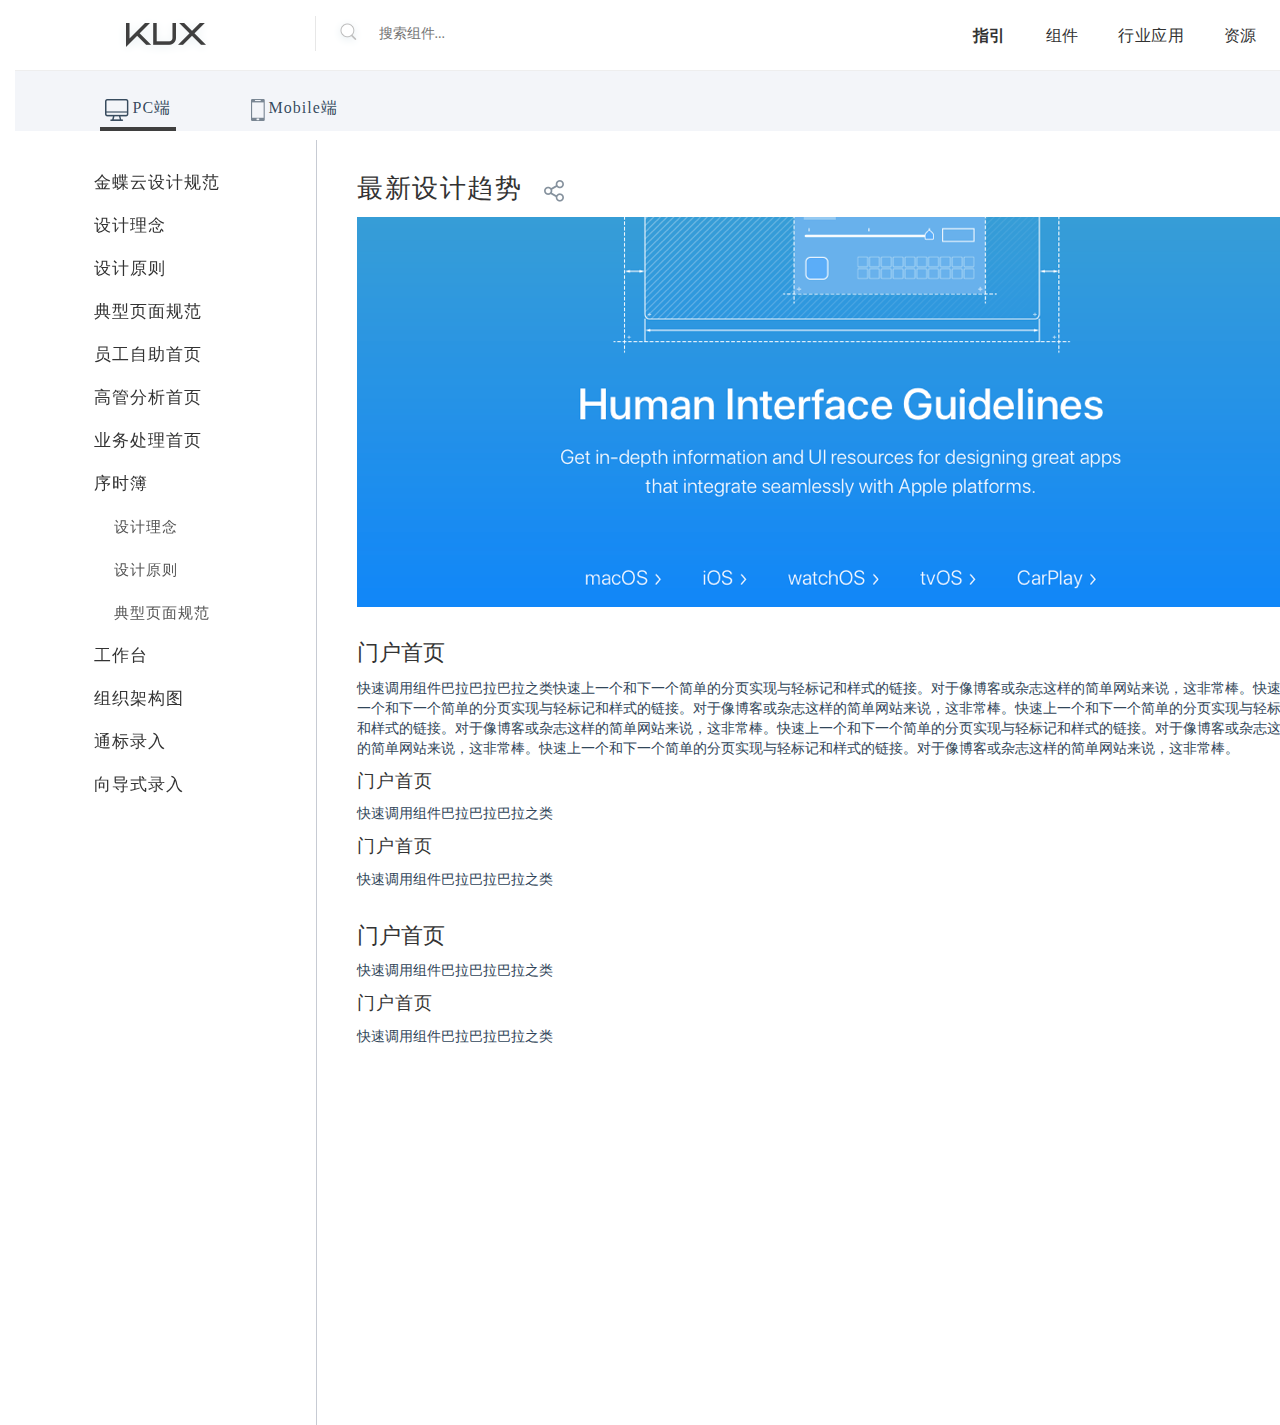
<file: models/direct/index.html>
<!DOCTYPE html>
<html>
<head>
	<title>行内应用</title>
	<meta charset="UTF-8">
    <meta name="viewport" content="width=device-width,initial-scale=1" />
    <link rel="stylesheet" href="../../vendor/bootstrap-3.3.7/css/bootstrap.min.css" />
    <link rel="stylesheet" href="../../stylesheets/style.css" />  
    <script type="text/javascript" data-main="../../js/main" src="../../vendor/require/require.js" ></script> 
</head>
<body data-spy="scroll" data-target=".navbar-section">
	<div class="main">
		<div class="top container navbar-fixed-top">
			<nav class="navbar navbar-default" role="navigation">
			    <div class="container-fluid">
				    <div class="logo navbar-header">
				        <img  src="../../images/logo.png">
				    </div>
				    <div >
				        <form class="navbar-form navbar-left" role="search">
				        	<img src="../../images/search.png">
				            <div class="form-group">
				                <input type="text" class="search-input" placeholder="搜索组件...">
				            </div>
				        </form>
				    </div>
				    <div>
						<div id="navbar" class="collapse navbar-collapse">
		                    <ul class="nav navbar-nav nav-t">
		                        <li class="nav-item active"><a href="../direct/index.html">指引</a></li>
		                        <li ><a href="../parts/index.html">组件</a></li>
		                        <li><a href="../use/index.html">行业应用</a></li>
		                        <li ><a href="../resource/index.html">资源</a></li>
		                    </ul>
		                </div>
					</div>
			    </div>
			</nav>
			<div class="center container">
				<div class="active pc-control">	
					<img src="../../images/pc.png">
					<span>PC端</span>	
				</div>
				<div class="phone-control">
					<img src="../../images/phone.png">
					<span>Mobile端</span>	
				</div>
			</div>	
		</div>
		<!-- <div class="center container">
			<div class="active pc-control">	
				<img src="../../images/pc.png">
				<span>PC端</span>	
			</div>
			<div class="phone-control">
				<img src="../../images/phone.png">
				<span>Mobile端</span>	
			</div>
		</div> -->
		<div class="bottom-direct container pc">
			<div class="bottom-left">
			    <div class="row">
			         <div class="span2 navbar-section"  data-spy="affix" data-offset-top="0">
			             <ul class="nav nav-pills nav-stacked">
			                 <li><a href="#">金蝶云设计规范</a>	</li>
			                 <li><a href="#">设计理念</a></li>
			                 <li><a href="#">设计原则</a></li>
			                 <li><a href="#">典型页面规范</a></li> 
			                 <li><a href="#">员工自助首页</a></li>
			                 <li><a href="#">高管分析首页</a></li>
			                 <li><a href="#">业务处理首页</a></li>
			                 <li><a href="#">序时簿</a>
			                 	<div>
			                 		<ul class="nav nav-pills nav-stacked nav-font" >
				                 		<li><a href="#section-1">设计理念</a> </li>
				                 		<li><a href="#section-2">设计原则</a></li>
				                 		<li><a href="#section-3">典型页面规范</a></li>
				                 	</ul>
			                 	</div>	
			                 </li>
			                 <li><a href="#">工作台</a></li>
			                 <li><a href="#">组织架构图</a></li>
			                 <li><a href="#">通标录入</a></li>
			                 <li><a href="#">向导式录入</a></li>
			             </ul>
			         </div>
			    </div>
			</div> 
			<div class="bottom-right">
				<div class="title">
					<p>最新设计趋势<a href="#"><img src="../../images/share.png"></a></p> 
					<div>
						<img src="../../images/show.png">
					</div>
				</div>
				<div id="section-1" class="section">
					<div class="title-name">
						<p>门户首页</p> 
					</div>
					<div class="msg">
						<p>快速调用组件巴拉巴拉巴拉之类快速上一个和下一个简单的分页实现与轻标记和样式的链接。对于像博客或杂志这样的简单网站来说，这非常棒。快速上一个和下一个简单的分页实现与轻标记和样式的链接。对于像博客或杂志这样的简单网站来说，这非常棒。快速上一个和下一个简单的分页实现与轻标记和样式的链接。对于像博客或杂志这样的简单网站来说，这非常棒。快速上一个和下一个简单的分页实现与轻标记和样式的链接。对于像博客或杂志这样的简单网站来说，这非常棒。快速上一个和下一个简单的分页实现与轻标记和样式的链接。对于像博客或杂志这样的简单网站来说，这非常棒。</p>
					</div>
					<div class="name">
						<p>门户首页</p>
					</div>
					<div class="msg">
						<p>快速调用组件巴拉巴拉巴拉之类</p>
					</div>
					<div class="name">
						<p>门户首页</p>
					</div>
					<div class="msg">
						<p>快速调用组件巴拉巴拉巴拉之类</p>
					</div>	
				</div>
				<div id="section-2" class="section">
					<div class="title-name">
						<p>门户首页</p> 
					</div>
					<div class="msg">
						<p>快速调用组件巴拉巴拉巴拉之类</p>
					</div>
					<div class="name">
						<p>门户首页</p>
					</div>
					<div class="msg">
						<p>快速调用组件巴拉巴拉巴拉之类</p>
					</div>
				</div>
			</div>			
		</div>
		<div class="bottom-direct container phone" style="display: none;">
			<div class="bottom-left">
			    <div class="row">
			         <div class="span2 navbar-section"  data-spy="affix" data-offset-top="0">
			             <ul class="nav nav-pills nav-stacked">
			                 <li><a href="#">PC端资源</a>
			                 	<div>
			                 		<ul class="nav nav-pills nav-stacked nav-font" >
				                 		<li class="active"><a href="#section-1">交互模板</a> </li>
				                 		<li><a href="#section-2">视觉模板</a></li>
				                 		<li><a href="#section-3">其他</a></li>
				                 	</ul>
			                 	</div>	
			                 </li>
			                 <li><a href="#section-4">Mobile端资源</a></li>
			                 <li><a href="#section-5">Robot端资源</a></li> 
			             </ul>
			         </div>
			    </div>
			</div> 
			<div class="bottom-right bottom-resource">
				<div class="title">
					<p>PC端资源</p> 
				</div>
				<div id="section-1" class="section">
					<div class="name">
						<p>交互模板</p>
					</div>
					<div class="msg">
						<p>快速调用组件巴拉巴拉巴拉之类</p>
					</div>
					<div class="show">
						<div  class="img-div">
							<img src="../../images/rp.png">
						</div>
						<div class="p-div">
							<div>
								<p class="show-name">金蝶生态组件库</p>
								<p>axure8.0以上版本</p>
							</div>
						</div>
					</div>					
				</div>
				<div id="section-2" class="section">
					<div class="name">
						<p>交互模板</p>
					</div>
					<div class="msg">
						<p>快速调用组件巴拉巴拉巴拉之类</p>
					</div>
					<div class="show">
						<div class="img-div">
							<img src="../../images/bl.png">
						</div>
						<div class="p-div">
							<div>
								<p class="show-name">金蝶生态组件库</p>
								<p>axure8.0以上版本</p>
							</div>
						</div>
					</div>
				</div>
				<div id="section-3" class="section">
					<div class="name">
						<p>其他模板</p>
					</div>
					<div class="msg">
						<p>快速调用组件巴拉巴拉巴拉之类</p>
					</div>
					<div class="show">
						<div class="img-div">
							<img src="../../images/ikd.png">
						</div>
						<div class="p-div">
							<div>
								<p class="show-name">金蝶生态组件库</p>
								<p>axure8.0以上版本</p>
							</div>
						</div>
					</div>
				</div>
				<div id="section-4" class="section">
					<div class="name">
						<p>其他模板</p>
					</div>
					<div class="msg">
						<p>快速调用组件巴拉巴拉巴拉之类</p>
					</div>
					<div class="show">
						<div class="img-div">
							<img src="../../images/ikd.png">
						</div>
						<div class="p-div">
							<div>
								<p class="show-name">金蝶生态组件库</p>
								<p>axure8.0以上版本</p>
							</div>
						</div>
					</div>
				</div>
				<div id="section-5" class="section">
					<div class="name">
						<p>其他模板</p>
					</div>
					<div class="msg">
						<p>快速调用组件巴拉巴拉巴拉之类</p>
					</div>
					<div class="show">
						<div class="img-div">
							<img src="../../images/ikd.png">
						</div>
						<div class="p-div">
							<div>
								<p class="show-name">金蝶生态组件库</p>
								<p>axure8.0以上版本</p>
							</div>
						</div>
					</div>
				</div>
			</div>
		</div>
	</div>
</body>
</html>
</file>
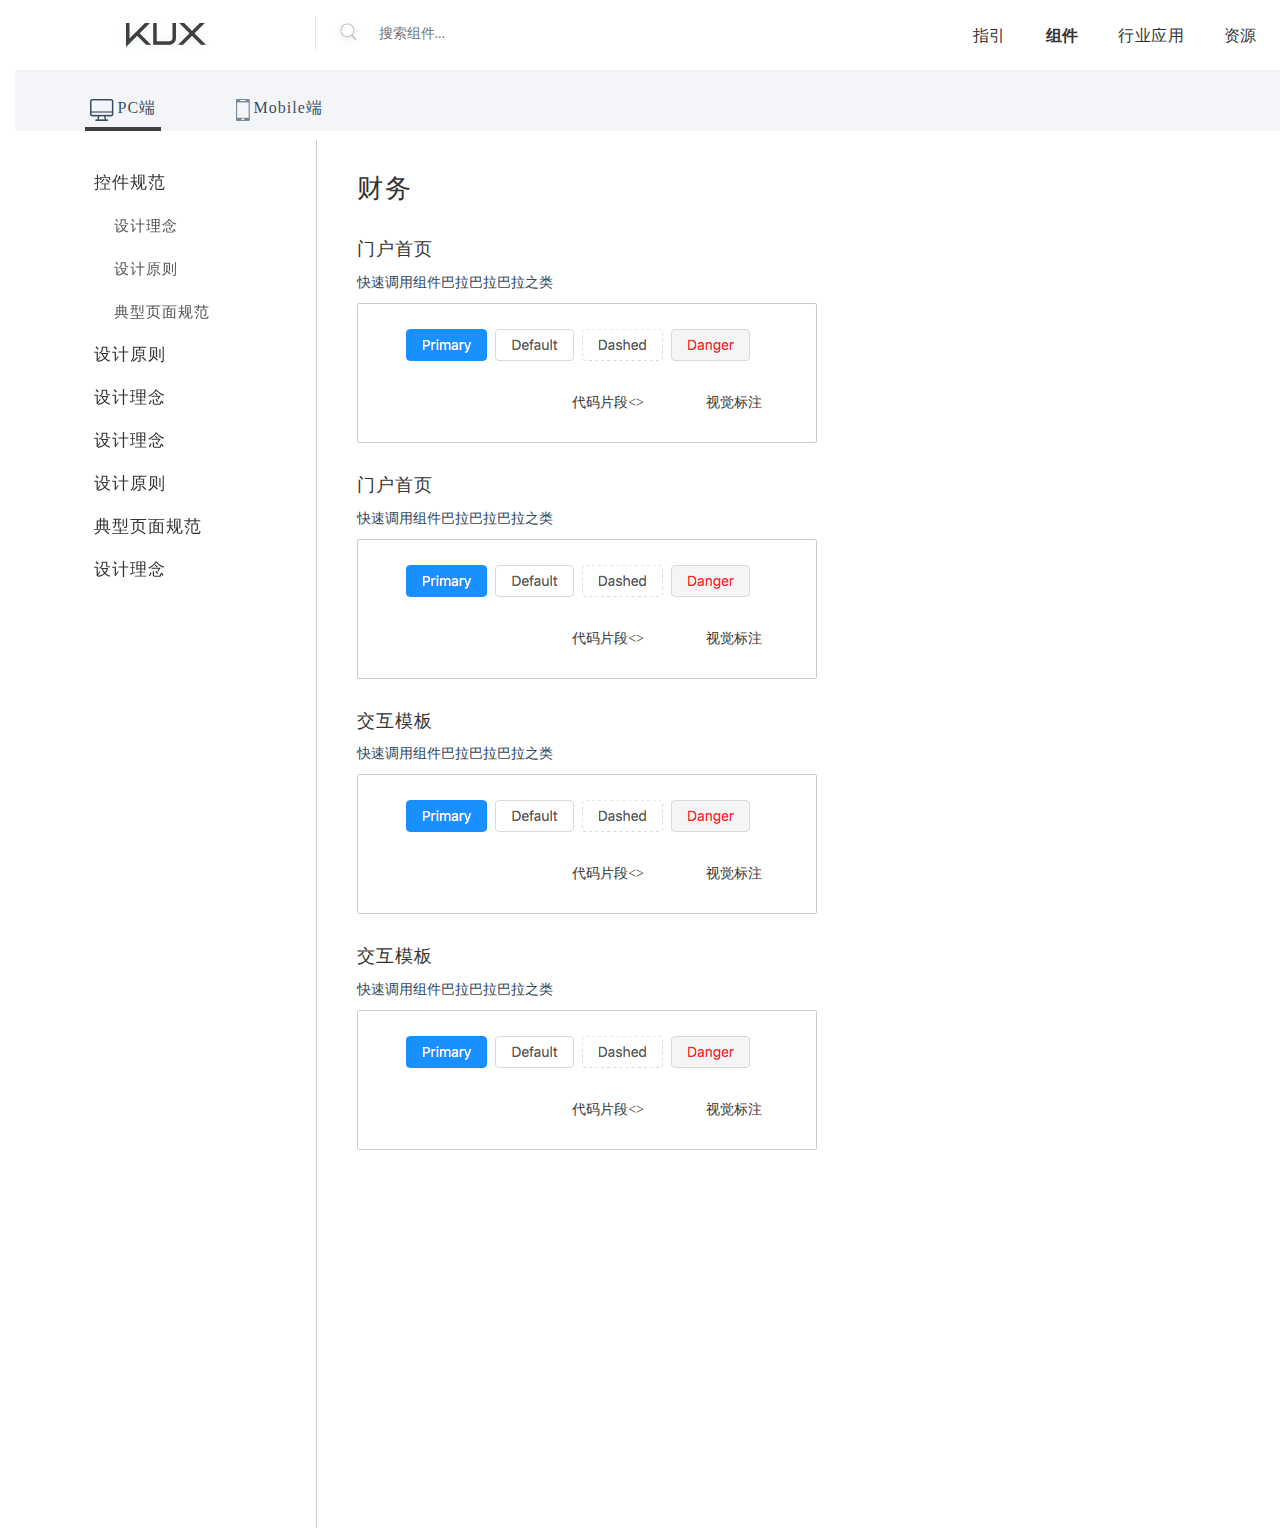
<file: models/parts/index.html>
<!DOCTYPE html>
<html>
<head>
	<title>行内应用</title>
	<meta charset="UTF-8">
    <meta name="viewport" content="width=device-width,initial-scale=1" />
    <link rel="stylesheet" href="../../vendor/bootstrap-3.3.7/css/bootstrap.min.css" />
    <link rel="stylesheet" href="../../stylesheets/style.css" />
    <link rel="stylesheet" href="../../stylesheets/atom-one-light.css" /> 
    <script type="text/javascript" data-main="../../js/main" src="../../vendor/require/require.js" ></script> 
</head>
<body  data-spy="scroll" data-target=".navbar-section">
	<div class="main">
		<div class="top container navbar-fixed-top" >
			<nav class="navbar navbar-default" role="navigation">
			    <div class="container-fluid">
				    <div class="logo navbar-header">
				        <img  src="../../images/logo.png">
				    </div>
				    <div >
				        <form class="navbar-form navbar-left" role="search">
				        	<img src="../../images/search.png">
				            <div class="form-group">
				                <input type="text" class="search-input" placeholder="搜索组件...">
				            </div>
				        </form>
				    </div>
				    <div>
						<div id="navbar" class="collapse navbar-collapse">
		                    <ul class="nav navbar-nav nav-t">
		                        <li><a href="../direct/index.html">指引</a></li>
		                        <li class="nav-item active"><a href="../parts/index.html">组件</a></li>
		                        <li><a href="../use/index.html">行业应用</a></li>
		                        <li ><a href="../resource/index.html">资源</a></li>
		                    </ul>
		                </div>
					</div>
			    </div>
			</nav>
			<div class="center">
				<div class="active">	
					<img src="../../images/pc.png">
					<span>PC端</span>	
				</div>
				<div>
					<img src="../../images/phone.png">
					<span>Mobile端</span>	
				</div>
			</div>	
		</div>
		<!-- <div class="center container">
			<div class="active">	
				<img src="../../images/pc.png">
				<span>PC端</span>	
			</div>
			<div>
				<img src="../../images/phone.png">
				<span>Mobile端</span>	
			</div>
		</div> -->
		<div class="bottom-parts container pc">
			<div class="bottom-left">
			    <div class="row">
			         <div class="span2 navbar-section" data-spy="affix" data-offset-top="0">
			             <ul class="nav nav-pills nav-stacked">
			                 <li><a href="#section-1">控件规范</a>
			                 	<div>
			                 		<ul class="nav nav-pills nav-stacked nav-font" >
				                 		<li><a href="#">设计理念</a></li>
				                 		<li><a href="#">设计原则</a></li>
				                 		<li><a href="#">典型页面规范</a></li>
				                 	</ul>
			                 	</div>
			                 </li>
			                 <li><a href="#">设计原则</a></li>
			                 <li><a href="#section-2">设计理念</a></li>
			                 <li><a href="#section-3">设计理念</a></li>
			                 <li><a href="#section-4">设计原则</a></li>
			                 <li><a href="#">典型页面规范</a></li>
			                 <li><a href="#">设计理念</a></li>

			             </ul>
			         </div>
			    </div>
			</div> 
			<div class="bottom-right bottom-use">
				<div class="title">
					<p>财务</p> 
				</div>
				<div id="section-1" class="section">
					<div class="name">
						<p>门户首页</p>
					</div>
					<div class="msg">
						<p>快速调用组件巴拉巴拉巴拉之类</p>
					</div>
					<div class="show">
						<div  class="img-div">
							<img src="../../images/da.png">
						</div>
						<div class="p-div">
							<div id="picture-show1"><button>视觉标注</button></div>
							<div id="daima-show1"><button>代码片段&lt&gt</button></div>	
						</div>
					</div>					
				</div>
				<div id="section-2" class="section">
					<div class="name">
						<p>门户首页</p>
					</div>
					<div class="msg">
						<p>快速调用组件巴拉巴拉巴拉之类</p>
					</div>
					<div class="show">
						<div  class="img-div">
							<img src="../../images/da.png">
						</div>
						<div class="p-div">
							<div id="picture-show2"><button>视觉标注</button></div>
							<div id="daima-show2"><button>代码片段&lt&gt</button></div>	
						</div>
					</div>
					
				</div>
				<div id="section-3" class="section">
					<div class="name">
						<p>交互模板</p>
					</div>
					<div class="msg">
						<p>快速调用组件巴拉巴拉巴拉之类</p>
					</div>
					<div class="show">
						<div  class="img-div">
							<img src="../../images/da.png">
						</div>
						<div class="p-div">
							<div id="picture-show3"><button>视觉标注</button></div>
							<div id="daima-show3"><button>代码片段&lt&gt</button></div>	
						</div>
						<div id="daima-show-3" class="p-daima" style="display: none;">
							<div>
								<a href="javascript:;"><img src="../../images/copy.png" class="btn-copy" data-clipboard-target="#daima-text"></a>
							</div>
							<pre>
							<code class="html" id="daima-text">
&lt;html&gt;

&lt;head&gt;
  &lt;script type=&quot;text/javascript&quot; src=&quot;loadxmldoc.js&quot;&gt;
&lt;/script&gt;
&lt;/head&gt;

&lt;body&gt;

  &lt;script type=&quot;text/javascript&quot;&gt;
    xmlDoc=<a href="dom_loadxmldoc.asp">loadXMLDoc</a>(&quot;books.xml&quot;);
    document.write(&quot;xmlDoc is loaded, ready for use&quot;);
  &lt;/script&gt;

&lt;/body&gt;

&lt;/html&gt;								
							</code>

							</pre>
						</div>
					</div>
				</div>
				<div id="section-4" class="section">
					<div class="name">
						<p>交互模板</p>
					</div>
					<div class="msg">
						<p>快速调用组件巴拉巴拉巴拉之类</p>
					</div>
					<div class="show">
						<div  class="img-div">
							<img src="../../images/da.png">
						</div>
						<div class="p-div">
							<div id="picture-show4"><button>视觉标注</button></div>
							<div id="daima-show4"><button>代码片段&lt&gt</button></div>	
						</div>
					</div>
				</div>
			</div>			
		</div>
	</div>
	<!-- <script type="text/javascript" src="../../vendor/jquery/jquery-2.1.4.min.js"></script>
	 <script type="text/javascript" src="../../vendor/clipboard/clipboard.js"></script> -->
</body>
<script>
	// $(document).ready(function(){    
	//    var clipboard = new Clipboard('.btn');   
	//    clipboard.on('success', function(e) {  
	//        console.log(e);  
	//         alert("测试1复制成功！")  
	//         });  
	//    clipboard.on('error', function(e) {  
	//                console.log(e);  
	//                alert("测试1复制失败！请手动复制")  
	//         });  
	// })  
	

</script>
</html>
</file>
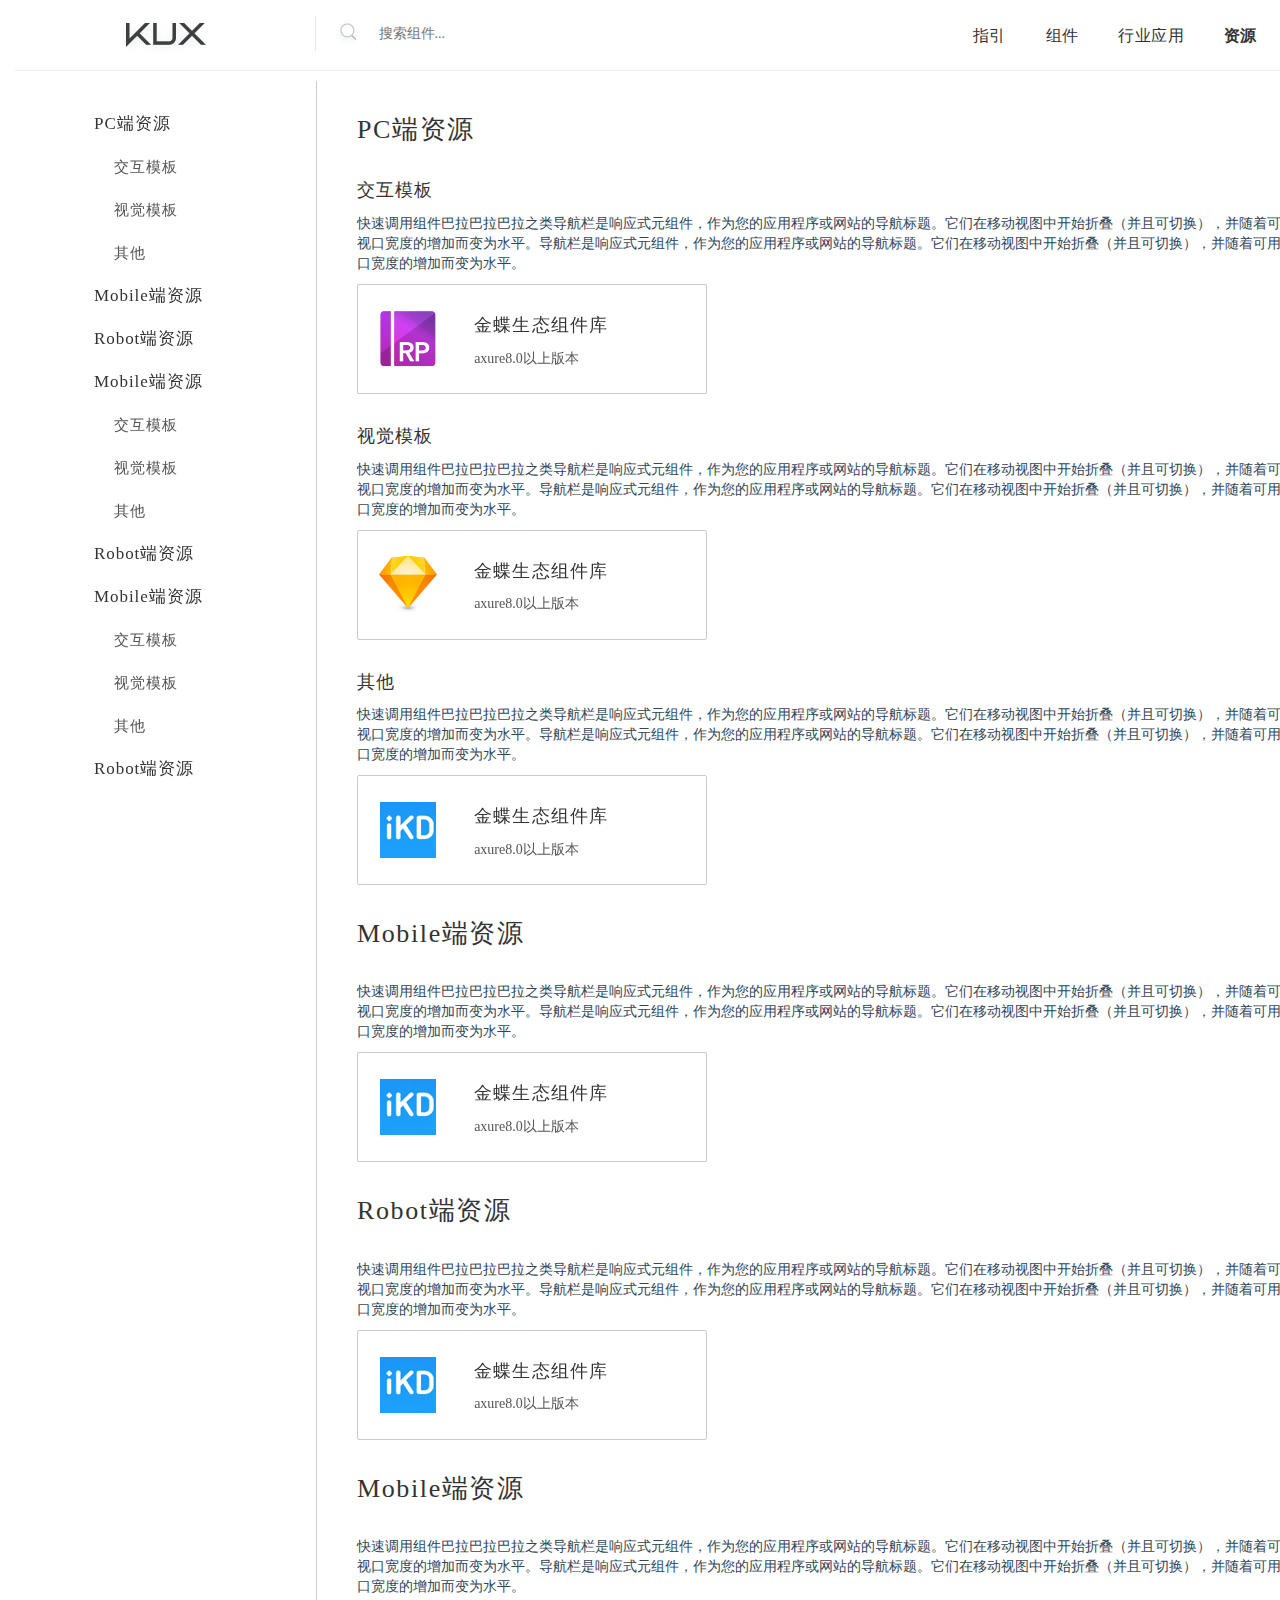
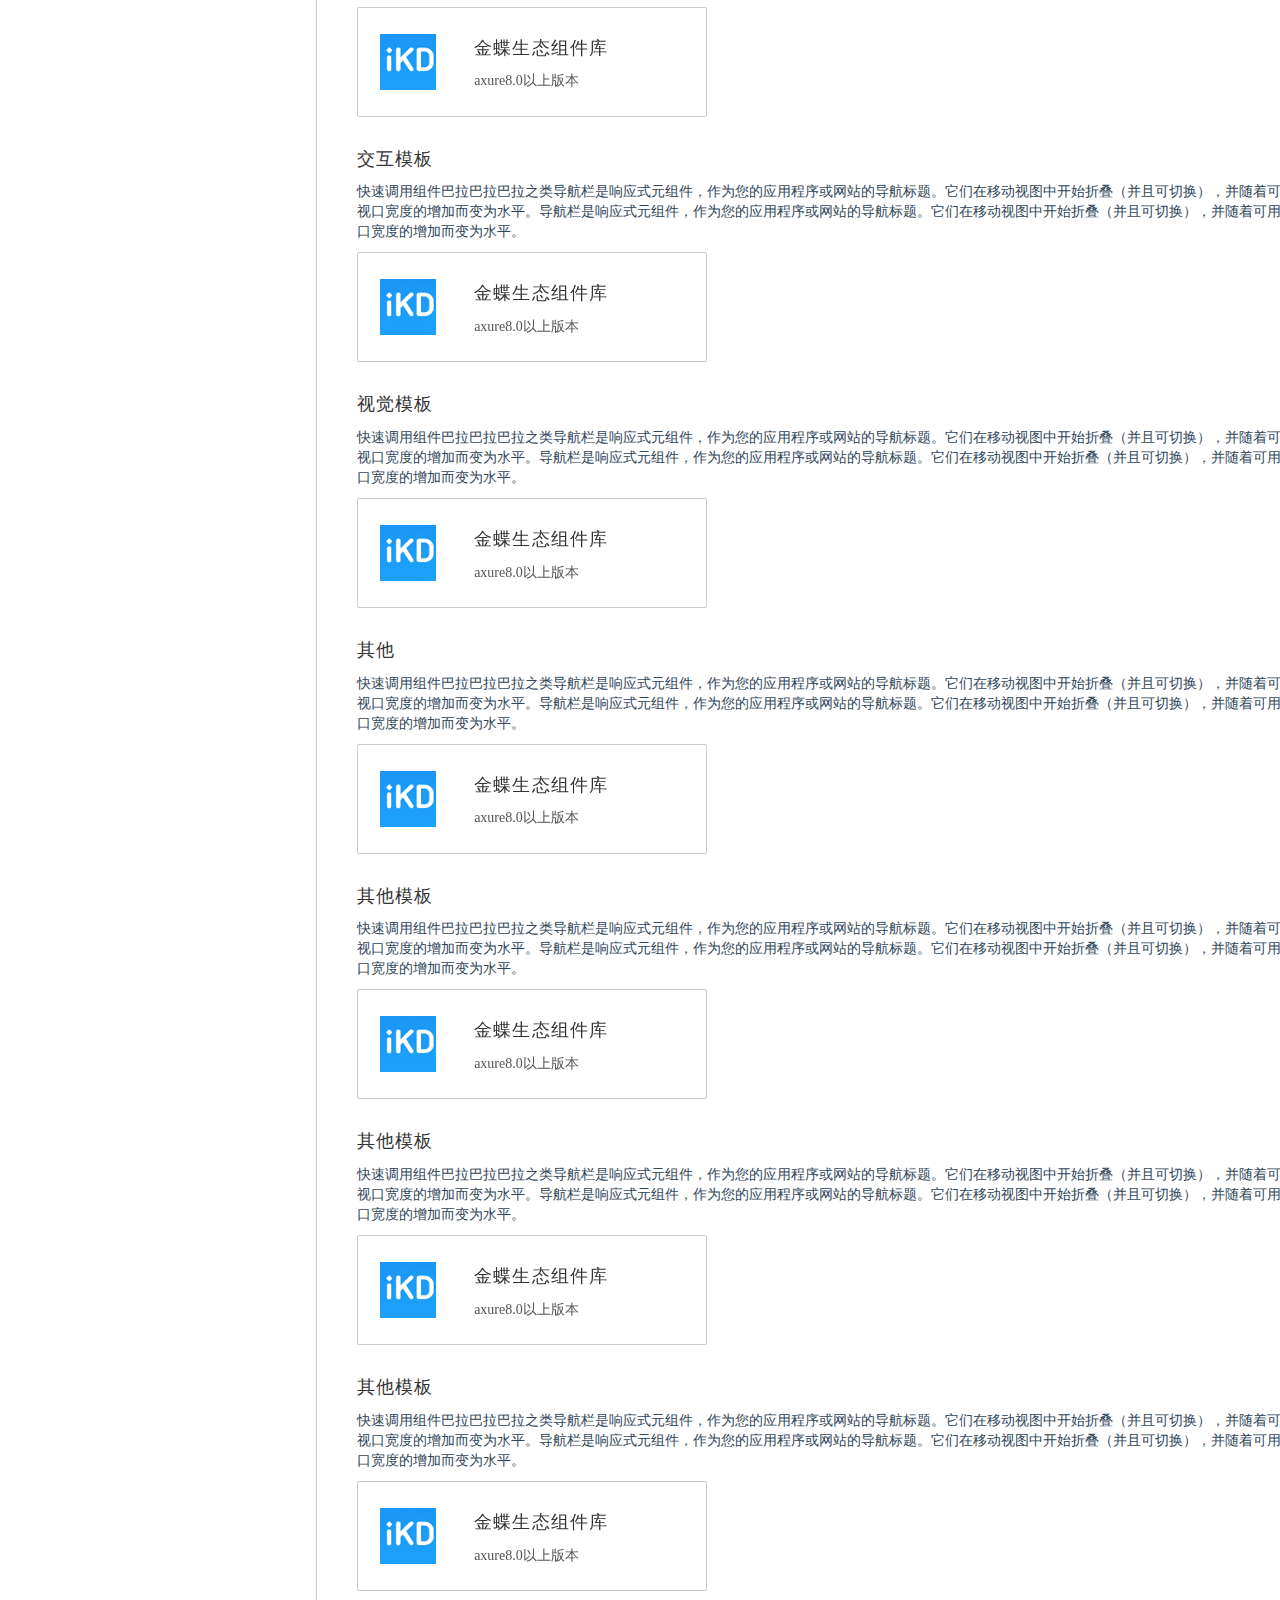
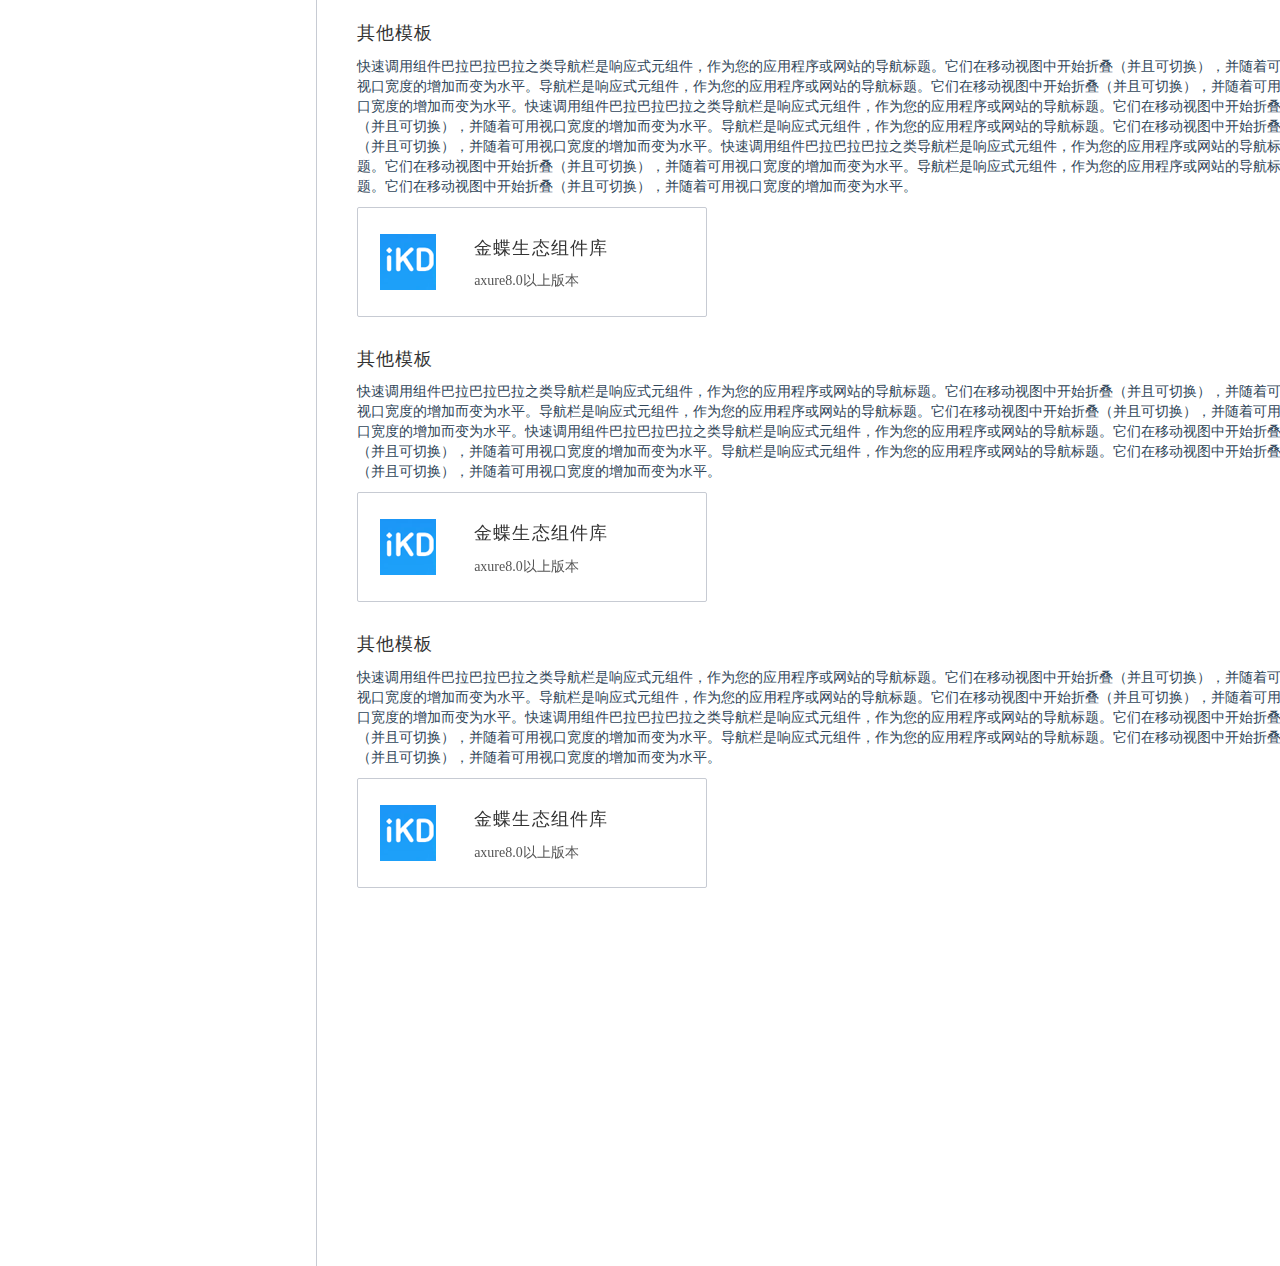
<file: models/resource/index.html>
<!DOCTYPE html>
<html>
<head>
	<title>规范网站</title>
	<meta charset="UTF-8">
    <meta name="viewport" content="width=device-width,initial-scale=1" />
    <link rel="stylesheet" href="../../vendor/bootstrap-3.3.7/css/bootstrap.min.css" />
    <link rel="stylesheet" href="../../stylesheets/style.css" /> 
    <script type="text/javascript" data-main="../../js/main" src="../../vendor/require/require.js" ></script>
</head>
<body data-spy="scroll" data-target=".navbar-section" data-offset="150">
	<div class="main">
		<div class="top container navbar-fixed-top" >
			<nav class="navbar navbar-default " role="navigation">
			    <div class="container-fluid">
				    <div class="logo navbar-header">				        
				        <img  src="../../images/logo.png">				        
				    </div>
				    <div >
				        <form class="navbar-form navbar-left" role="search">
				        	<img src="../../images/search.png">
				            <div class="form-group">
				                <input type="text" class="search-input" placeholder="搜索组件...">
				            </div>
				        </form>
				    </div>
				    <div>
						<div id="navbar" class="collapse navbar-collapse">
		                    <ul class="nav navbar-nav nav-t">
		                        <li><a href="../direct/index.html">指引</a></li>
		                        <li><a href="../parts/index.html">组件</a></li>
		                        <li><a href="../use/index.html">行业应用</a></li>
		                        <li class="nav-item active"><a href="../resource/index.html">资源</a></li>
		                    </ul>
		                </div>
					</div>
			    </div>
			</nav>	
		</div>
		<div class="bottom container" >
			<div class="bottom-left">
			    <div class="row">
			         <div class="span2 navbar-section"  data-spy="affix" data-offset-top="0">
			             <ul class="nav nav-pills nav-stacked">
			                 <li><a href="#">PC端资源</a>
			                 	<div>
			                 		<ul class="nav nav-pills nav-stacked nav-font" >
				                 		<li><a href="#section-1">交互模板</a> </li>
				                 		<li><a href="#section-2">视觉模板</a></li>
				                 		<li><a href="#section-3">其他</a></li>
				                 	</ul>
			                 	</div>	
			                 </li>
			                 <li><a href="#section-4">Mobile端资源</a></li>
			                 <li><a href="#section-5">Robot端资源</a></li> 
			                 <li><a href="#section-6">Mobile端资源</a>
			                 	<div>
			                 		<ul class="nav nav-pills nav-stacked nav-font" >
				                 		<li><a href="#section-7">交互模板</a> </li>
				                 		<li><a href="#section-8">视觉模板</a></li>
				                 		<li><a href="#section-9">其他</a></li>
				                 	</ul>
			                 	</div>
			                 </li>
			                 <li><a href="#section-10">Robot端资源</a></li>
			                 <li><a href="#section-11">Mobile端资源</a>
			                 	 <div>
			                 		<ul class="nav nav-pills nav-stacked nav-font" >
				                 		<li><a href="#section-12">交互模板</a> </li>
				                 		<li><a href="#section-13">视觉模板</a></li>
				                 		<li><a href="#section-14">其他</a></li>
				                 	</ul>
			                 	</div>
			                 </li>
			                 <li><a href="#section-15">Robot端资源</a></li>
			             </ul>
			         </div>
			    </div>
			</div> 
			<div class="bottom-right bottom-resource">
				<div id="section-1" class="section">
					<div class="title">
						<p>PC端资源</p> 
					</div>
					<div class="name">
						<p>交互模板</p>
					</div>
					<div class="msg">
						<p>快速调用组件巴拉巴拉巴拉之类导航栏是响应式元组件，作为您的应用程序或网站的导航标题。它们在移动视图中开始折叠（并且可切换），并随着可用视口宽度的增加而变为水平。导航栏是响应式元组件，作为您的应用程序或网站的导航标题。它们在移动视图中开始折叠（并且可切换），并随着可用视口宽度的增加而变为水平。</p>
					</div>
					<div class="show">
						<div  class="img-div">
							<img src="../../images/rp.png">
						</div>
						<div class="p-div">
							<div>
								<p class="show-name">金蝶生态组件库</p>
								<p>axure8.0以上版本</p>
							</div>
						</div>
					</div>					
				</div>
				<div id="section-2" class="section">
					<div class="name">
						<p>视觉模板</p>
					</div>
					<div class="msg">
						<p>快速调用组件巴拉巴拉巴拉之类导航栏是响应式元组件，作为您的应用程序或网站的导航标题。它们在移动视图中开始折叠（并且可切换），并随着可用视口宽度的增加而变为水平。导航栏是响应式元组件，作为您的应用程序或网站的导航标题。它们在移动视图中开始折叠（并且可切换），并随着可用视口宽度的增加而变为水平。</p>
					</div>
					<div class="show">
						<div class="img-div">
							<img src="../../images/bl.png">
						</div>
						<div class="p-div">
							<div>
								<p class="show-name">金蝶生态组件库</p>
								<p>axure8.0以上版本</p>
							</div>
						</div>
					</div>
				</div>
				<div id="section-3" class="section">
					<div class="name">
						<p>其他</p>
					</div>
					<div class="msg">
						<p>快速调用组件巴拉巴拉巴拉之类导航栏是响应式元组件，作为您的应用程序或网站的导航标题。它们在移动视图中开始折叠（并且可切换），并随着可用视口宽度的增加而变为水平。导航栏是响应式元组件，作为您的应用程序或网站的导航标题。它们在移动视图中开始折叠（并且可切换），并随着可用视口宽度的增加而变为水平。</p>
					</div>
					<div class="show">
						<div class="img-div">
							<img src="../../images/ikd.png">
						</div>
						<div class="p-div">
							<div>
								<p class="show-name">金蝶生态组件库</p>
								<p>axure8.0以上版本</p>
							</div>
						</div>
					</div>
				</div>
				<div id="section-4" class="section">
					<div class="title">
						<p>Mobile端资源</p> 
					</div>
					<div class="msg">
						<p>快速调用组件巴拉巴拉巴拉之类导航栏是响应式元组件，作为您的应用程序或网站的导航标题。它们在移动视图中开始折叠（并且可切换），并随着可用视口宽度的增加而变为水平。导航栏是响应式元组件，作为您的应用程序或网站的导航标题。它们在移动视图中开始折叠（并且可切换），并随着可用视口宽度的增加而变为水平。</p>
					</div>
					<div class="show">
						<div class="img-div">
							<img src="../../images/ikd.png">
						</div>
						<div class="p-div">
							<div>
								<p class="show-name">金蝶生态组件库</p>
								<p>axure8.0以上版本</p>
							</div>
						</div>
					</div>
				</div>
				<div id="section-5" class="section">
					<div class="title">
						<p>Robot端资源</p> 
					</div>
					<div class="msg">
						<p>快速调用组件巴拉巴拉巴拉之类导航栏是响应式元组件，作为您的应用程序或网站的导航标题。它们在移动视图中开始折叠（并且可切换），并随着可用视口宽度的增加而变为水平。导航栏是响应式元组件，作为您的应用程序或网站的导航标题。它们在移动视图中开始折叠（并且可切换），并随着可用视口宽度的增加而变为水平。</p>
					</div>
					<div class="show">
						<div class="img-div">
							<img src="../../images/ikd.png">
						</div>
						<div class="p-div">
							<div>
								<p class="show-name">金蝶生态组件库</p>
								<p>axure8.0以上版本</p>
							</div>
						</div>
					</div>
				</div>
				<div id="section-6" class="section">
					<div class="title">
						<p>Mobile端资源</p> 
					</div>
					<div class="msg">
						<p>快速调用组件巴拉巴拉巴拉之类导航栏是响应式元组件，作为您的应用程序或网站的导航标题。它们在移动视图中开始折叠（并且可切换），并随着可用视口宽度的增加而变为水平。导航栏是响应式元组件，作为您的应用程序或网站的导航标题。它们在移动视图中开始折叠（并且可切换），并随着可用视口宽度的增加而变为水平。</p>
					</div>
					<div class="show">
						<div class="img-div">
							<img src="../../images/ikd.png">
						</div>
						<div class="p-div">
							<div>
								<p class="show-name">金蝶生态组件库</p>
								<p>axure8.0以上版本</p>
							</div>
						</div>
					</div>
				</div>
				<div id="section-7" class="section">
					<div class="name">
						<p>交互模板</p>
					</div>
					<div class="msg">
						<p>快速调用组件巴拉巴拉巴拉之类导航栏是响应式元组件，作为您的应用程序或网站的导航标题。它们在移动视图中开始折叠（并且可切换），并随着可用视口宽度的增加而变为水平。导航栏是响应式元组件，作为您的应用程序或网站的导航标题。它们在移动视图中开始折叠（并且可切换），并随着可用视口宽度的增加而变为水平。</p>
					</div>
					<div class="show">
						<div class="img-div">
							<img src="../../images/ikd.png">
						</div>
						<div class="p-div">
							<div>
								<p class="show-name">金蝶生态组件库</p>
								<p>axure8.0以上版本</p>
							</div>
						</div>
					</div>
				</div>
				<div id="section-8" class="section">
					<div class="name">
						<p>视觉模板</p>
					</div>
					<div class="msg">
						<p>快速调用组件巴拉巴拉巴拉之类导航栏是响应式元组件，作为您的应用程序或网站的导航标题。它们在移动视图中开始折叠（并且可切换），并随着可用视口宽度的增加而变为水平。导航栏是响应式元组件，作为您的应用程序或网站的导航标题。它们在移动视图中开始折叠（并且可切换），并随着可用视口宽度的增加而变为水平。</p>
					</div>
					<div class="show">
						<div class="img-div">
							<img src="../../images/ikd.png">
						</div>
						<div class="p-div">
							<div>
								<p class="show-name">金蝶生态组件库</p>
								<p>axure8.0以上版本</p>
							</div>
						</div>
					</div>
				</div>
				<div id="section-9" class="section">
					<div class="name">
						<p>其他</p>
					</div>
					<div class="msg">
						<p>快速调用组件巴拉巴拉巴拉之类导航栏是响应式元组件，作为您的应用程序或网站的导航标题。它们在移动视图中开始折叠（并且可切换），并随着可用视口宽度的增加而变为水平。导航栏是响应式元组件，作为您的应用程序或网站的导航标题。它们在移动视图中开始折叠（并且可切换），并随着可用视口宽度的增加而变为水平。</p>
					</div>
					<div class="show">
						<div class="img-div">
							<img src="../../images/ikd.png">
						</div>
						<div class="p-div">
							<div>
								<p class="show-name">金蝶生态组件库</p>
								<p>axure8.0以上版本</p>
							</div>
						</div>
					</div>
				</div>
				<div id="section-10" class="section">
					<div class="name">
						<p>其他模板</p>
					</div>
					<div class="msg">
						<p>快速调用组件巴拉巴拉巴拉之类导航栏是响应式元组件，作为您的应用程序或网站的导航标题。它们在移动视图中开始折叠（并且可切换），并随着可用视口宽度的增加而变为水平。导航栏是响应式元组件，作为您的应用程序或网站的导航标题。它们在移动视图中开始折叠（并且可切换），并随着可用视口宽度的增加而变为水平。</p>
					</div>
					<div class="show">
						<div class="img-div">
							<img src="../../images/ikd.png">
						</div>
						<div class="p-div">
							<div>
								<p class="show-name">金蝶生态组件库</p>
								<p>axure8.0以上版本</p>
							</div>
						</div>
					</div>
				</div>
				<div id="section-11" class="section">
					<div class="name">
						<p>其他模板</p>
					</div>
					<div class="msg">
						<p>快速调用组件巴拉巴拉巴拉之类导航栏是响应式元组件，作为您的应用程序或网站的导航标题。它们在移动视图中开始折叠（并且可切换），并随着可用视口宽度的增加而变为水平。导航栏是响应式元组件，作为您的应用程序或网站的导航标题。它们在移动视图中开始折叠（并且可切换），并随着可用视口宽度的增加而变为水平。</p>
					</div>
					<div class="show">
						<div class="img-div">
							<img src="../../images/ikd.png">
						</div>
						<div class="p-div">
							<div>
								<p class="show-name">金蝶生态组件库</p>
								<p>axure8.0以上版本</p>
							</div>
						</div>
					</div>
				</div>
				<div id="section-12" class="section">
					<div class="name">
						<p>其他模板</p>
					</div>
					<div class="msg">
						<p>快速调用组件巴拉巴拉巴拉之类导航栏是响应式元组件，作为您的应用程序或网站的导航标题。它们在移动视图中开始折叠（并且可切换），并随着可用视口宽度的增加而变为水平。导航栏是响应式元组件，作为您的应用程序或网站的导航标题。它们在移动视图中开始折叠（并且可切换），并随着可用视口宽度的增加而变为水平。</p>
					</div>
					<div class="show">
						<div class="img-div">
							<img src="../../images/ikd.png">
						</div>
						<div class="p-div">
							<div>
								<p class="show-name">金蝶生态组件库</p>
								<p>axure8.0以上版本</p>
							</div>
						</div>
					</div>
				</div>
				<div id="section-13" class="section">
					<div class="name">
						<p>其他模板</p>
					</div>
					<div class="msg">
						<p>快速调用组件巴拉巴拉巴拉之类导航栏是响应式元组件，作为您的应用程序或网站的导航标题。它们在移动视图中开始折叠（并且可切换），并随着可用视口宽度的增加而变为水平。导航栏是响应式元组件，作为您的应用程序或网站的导航标题。它们在移动视图中开始折叠（并且可切换），并随着可用视口宽度的增加而变为水平。快速调用组件巴拉巴拉巴拉之类导航栏是响应式元组件，作为您的应用程序或网站的导航标题。它们在移动视图中开始折叠（并且可切换），并随着可用视口宽度的增加而变为水平。导航栏是响应式元组件，作为您的应用程序或网站的导航标题。它们在移动视图中开始折叠（并且可切换），并随着可用视口宽度的增加而变为水平。快速调用组件巴拉巴拉巴拉之类导航栏是响应式元组件，作为您的应用程序或网站的导航标题。它们在移动视图中开始折叠（并且可切换），并随着可用视口宽度的增加而变为水平。导航栏是响应式元组件，作为您的应用程序或网站的导航标题。它们在移动视图中开始折叠（并且可切换），并随着可用视口宽度的增加而变为水平。</p>
					</div>
					<div class="show">
						<div class="img-div">
							<img src="../../images/ikd.png">
						</div>
						<div class="p-div">
							<div>
								<p class="show-name">金蝶生态组件库</p>
								<p>axure8.0以上版本</p>
							</div>
						</div>
					</div>
				</div>
				<div id="section-14" class="section">
					<div class="name">
						<p>其他模板</p>
					</div>
					<div class="msg">
						<p>快速调用组件巴拉巴拉巴拉之类导航栏是响应式元组件，作为您的应用程序或网站的导航标题。它们在移动视图中开始折叠（并且可切换），并随着可用视口宽度的增加而变为水平。导航栏是响应式元组件，作为您的应用程序或网站的导航标题。它们在移动视图中开始折叠（并且可切换），并随着可用视口宽度的增加而变为水平。快速调用组件巴拉巴拉巴拉之类导航栏是响应式元组件，作为您的应用程序或网站的导航标题。它们在移动视图中开始折叠（并且可切换），并随着可用视口宽度的增加而变为水平。导航栏是响应式元组件，作为您的应用程序或网站的导航标题。它们在移动视图中开始折叠（并且可切换），并随着可用视口宽度的增加而变为水平。</p>
					</div>
					<div class="show">
						<div class="img-div">
							<img src="../../images/ikd.png">
						</div>
						<div class="p-div">
							<div>
								<p class="show-name">金蝶生态组件库</p>
								<p>axure8.0以上版本</p>
							</div>
						</div>
					</div>
				</div>
				<div id="section-15" class="section">
					<div class="name">
						<p>其他模板</p>
					</div>
					<div class="msg">
						<p>快速调用组件巴拉巴拉巴拉之类导航栏是响应式元组件，作为您的应用程序或网站的导航标题。它们在移动视图中开始折叠（并且可切换），并随着可用视口宽度的增加而变为水平。导航栏是响应式元组件，作为您的应用程序或网站的导航标题。它们在移动视图中开始折叠（并且可切换），并随着可用视口宽度的增加而变为水平。快速调用组件巴拉巴拉巴拉之类导航栏是响应式元组件，作为您的应用程序或网站的导航标题。它们在移动视图中开始折叠（并且可切换），并随着可用视口宽度的增加而变为水平。导航栏是响应式元组件，作为您的应用程序或网站的导航标题。它们在移动视图中开始折叠（并且可切换），并随着可用视口宽度的增加而变为水平。</p>
					</div>
					<div class="show">
						<div class="img-div">
							<img src="../../images/ikd.png">
						</div>
						<div class="p-div">
							<div>
								<p class="show-name">金蝶生态组件库</p>
								<p>axure8.0以上版本</p>
							</div>
						</div>
					</div>
				</div>
			</div>
		</div> 			
	</div>
</body>
</html>
</file>
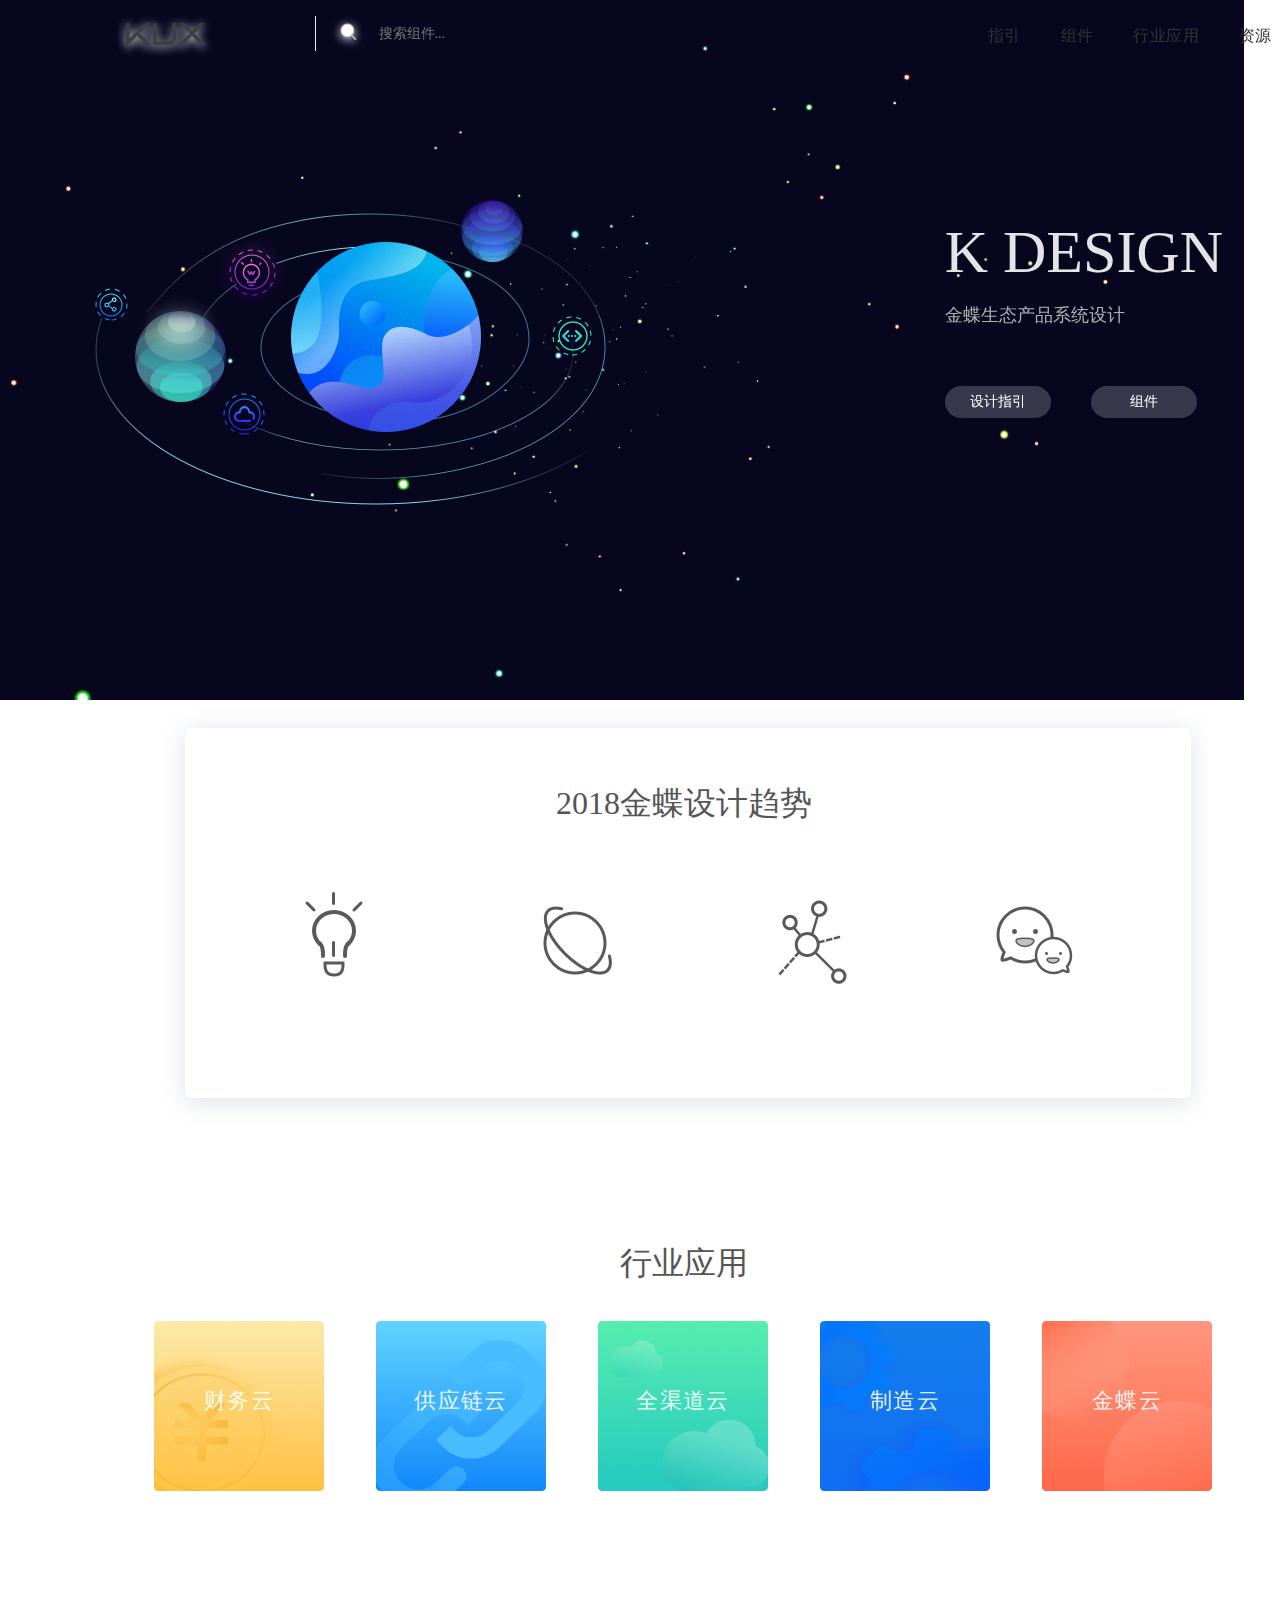
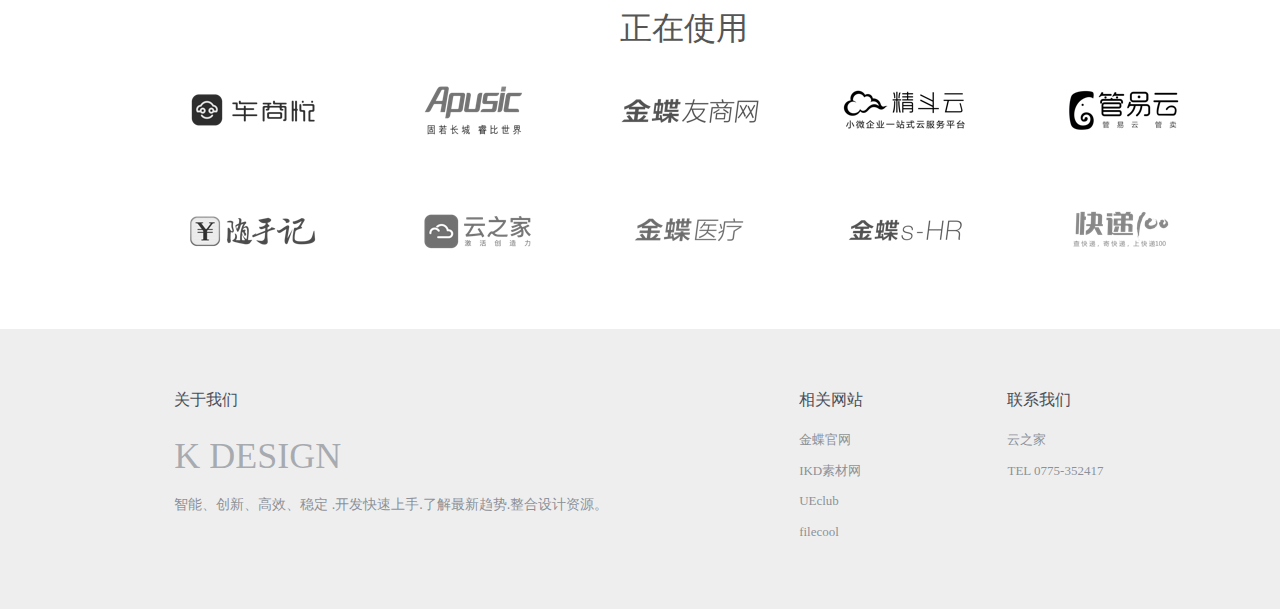
<file: index4.html>
<!DOCTYPE html>
<html>
<head>
  <meta charset="utf-8">
  <title>home-page</title>
  <link rel="stylesheet" href="vendor/bootstrap-3.3.7/css/bootstrap.min.css" />
  <link rel="stylesheet" href="stylesheets/style.css" />
</head>
<body>
    <canvas id="canv"></canvas>
    <div class="home-page-top container " >
      <nav class="navbar navbar-default " role="navigation">
          <div class="container-fluid">
            <div class="logo navbar-header">                
                <img  src="images/logo.png">                
            </div>
            <div >
                <form class="navbar-form navbar-left" role="search">
                  <img src="images/search.png">
                    <div class="form-group">
                        <input type="text" class="search-input" placeholder="搜索组件...">
                    </div>
                </form>
            </div>
            <div>
              <div id="navbar" class="collapse navbar-collapse">
                  <ul class="nav navbar-nav nav-t">
                    <li><a href="models/direct/index.html">指引</a></li>
                    <li><a href="models/parts/index.html">组件</a></li>
                    <li><a href="models/use/index.html">行业应用</a></li>
                    <li><a href="models/resource/index.html">资源</a></li>
                  </ul>
              </div>
            </div>
          </div>
      </nav>  
    </div>
    <div class="home-page-show container">
      <div class="home-page-left"><img src="images/star.png"></div>
      <div class="home-page-right">
        <br/>
        <p>K&nbspDESIGN</p>
        <h4>金蝶生态产品系统设计</h4>
        <div class="btn-box">
          <button id="direct-btn" class="home-page-btn">设计指引</button>
          <button id="parts-btn" class="home-page-btn">组件</button>
        </div>
      </div>
    </div>
    <div class="home-page-main container">
      <div class="main-trend container">
        <h3>2018金蝶设计趋势</h3>
      </div>
      <div class="main-apply container">
        <h3>行业应用</h3>
        <div class="apply-box">
          <div style="background:url(./images/1.png);"><p>财务云</p></div>
          <div style="background:url(./images/2.png);"><p>供应链云</p></div>
          <div style="background:url(./images/3.png);"><p>全渠道云</p></div>
          <div style="background:url(./images/4.png);"><p>制造云</p></div>
          <div style="background:url(./images/5.png);"><p>金蝶云</p></div>
        </div>
      </div>
      <div class="main-using container">
        <h3>正在使用</h3>
        <img src="images/using.png">
      </div>
    </div>
    <div class="home-page-bottom container">
      <div class="row">
        <div class="col-md-1"></div>
        <div class="col-md-5">
          <ul>
            <li>关于我们</li>
            <li class="design-p">K&nbspDESIGN</li>
            <li class="design-msg">智能、创新、高效、稳定 .开发快速上手.了解最新趋势.整合设计资源。</li>
          </ul>
        </div>
        <div class="col-md-1"></div>
        
        <div class="col-md-2" >
          <ul>
            <li>相关网站</li>
            <li>金蝶官网</li>
            <li>IKD素材网</li>
            <li>UEclub</li>
            <li>filecool</li>
            </ul>
        </div>
        <div class="col-md-2">
          <ul>
            <li>联系我们</li>
            <li>云之家</li>
            <li>TEL 0775-352417</li>
          </ul>
        </div>
      </div>
    </div>
<script>
  var num = 200;
  var w = window.innerWidth;
  var h = window.innerHeight/5*4;
  var max = 100;
  var _x = 0;
  var _y = 0;
  var _z = 150;
  var dtr = function(d) {
    return d * Math.PI / 180;
  };

  var rnd = function() {
    return Math.sin(Math.floor(Math.random() * 360) * Math.PI / 180);
  };
  var dist = function(p1, p2, p3) {
    return Math.sqrt(Math.pow(p2.x - p1.x, 2) + Math.pow(p2.y - p1.y, 2) + Math.pow(p2.z - p1.z, 2));
  };

  var cam = {
    obj: {
      x: _x,
      y: _y,
      z: _z
    },
    dest: {
      x: 0,
      y: 0,
      z: 1
    },
    dist: {
      x: 0,
      y: 0,
      z: 200
    },
    ang: {
      cplane: 0,
      splane: 0,
      ctheta: 0,
      stheta: 0
    },
    zoom: 1,
    disp: {
      x: w / 2,
      y: h / 2,
      z: 0
    },
    upd: function() {
      cam.dist.x = cam.dest.x - cam.obj.x;
      cam.dist.y = cam.dest.y - cam.obj.y;
      cam.dist.z = cam.dest.z - cam.obj.z;
      cam.ang.cplane = -cam.dist.z / Math.sqrt(cam.dist.x * cam.dist.x + cam.dist.z * cam.dist.z);
      cam.ang.splane = cam.dist.x / Math.sqrt(cam.dist.x * cam.dist.x + cam.dist.z * cam.dist.z);
      cam.ang.ctheta = Math.sqrt(cam.dist.x * cam.dist.x + cam.dist.z * cam.dist.z) / Math.sqrt(cam.dist.x * cam.dist.x + cam.dist.y * cam.dist.y + cam.dist.z * cam.dist.z);
      cam.ang.stheta = -cam.dist.y / Math.sqrt(cam.dist.x * cam.dist.x + cam.dist.y * cam.dist.y + cam.dist.z * cam.dist.z);
    }
  };

  var trans = {
    parts: {
      sz: function(p, sz) {
        return {
          x: p.x * sz.x,
          y: p.y * sz.y,
          z: p.z * sz.z
        };
      },
      rot: {
        x: function(p, rot) {
          return {
            x: p.x,
            y: p.y * Math.cos(dtr(rot.x)) - p.z * Math.sin(dtr(rot.x)),
            z: p.y * Math.sin(dtr(rot.x)) + p.z * Math.cos(dtr(rot.x))
          };
        },
        y: function(p, rot) {
          return {
            x: p.x * Math.cos(dtr(rot.y)) + p.z * Math.sin(dtr(rot.y)),
            y: p.y,
            z: -p.x * Math.sin(dtr(rot.y)) + p.z * Math.cos(dtr(rot.y))
          };
        },
        z: function(p, rot) {
          return {
            x: p.x * Math.cos(dtr(rot.z)) - p.y * Math.sin(dtr(rot.z)),
            y: p.x * Math.sin(dtr(rot.z)) + p.y * Math.cos(dtr(rot.z)),
            z: p.z
          };
        }
      },
      pos: function(p, pos) {
        return {
          x: p.x + pos.x,
          y: p.y + pos.y,
          z: p.z + pos.z
        };
      }
    },
    pov: {
      plane: function(p) {
        return {
          x: p.x * cam.ang.cplane + p.z * cam.ang.splane,
          y: p.y,
          z: p.x * -cam.ang.splane + p.z * cam.ang.cplane
        };
      },
      theta: function(p) {
        return {
          x: p.x,
          y: p.y * cam.ang.ctheta - p.z * cam.ang.stheta,
          z: p.y * cam.ang.stheta + p.z * cam.ang.ctheta
        };
      },
      set: function(p) {
        return {
          x: p.x - cam.obj.x,
          y: p.y - cam.obj.y,
          z: p.z - cam.obj.z
        };
      }
    },
    persp: function(p) {
      return {
        x: p.x * cam.dist.z / p.z * cam.zoom,
        y: p.y * cam.dist.z / p.z * cam.zoom,
        z: p.z * cam.zoom,
        p: cam.dist.z / p.z
      };
    },
    disp: function(p, disp) {
      return {
        x: p.x + disp.x,
        y: -p.y + disp.y,
        z: p.z + disp.z,
        p: p.p
      };
    },
    steps: function(_obj_, sz, rot, pos, disp) {
      var _args = trans.parts.sz(_obj_, sz);
      _args = trans.parts.rot.x(_args, rot);
      _args = trans.parts.rot.y(_args, rot);
      _args = trans.parts.rot.z(_args, rot);
      _args = trans.parts.pos(_args, pos);
      _args = trans.pov.plane(_args);
      _args = trans.pov.theta(_args);
      _args = trans.pov.set(_args);
      _args = trans.persp(_args);
      _args = trans.disp(_args, disp);
      return _args;
    }
  };

  (function() {
    "use strict";
    var threeD = function(param) {
      this.transIn = {};
      this.transOut = {};
      this.transIn.vtx = (param.vtx);
      this.transIn.sz = (param.sz);
      this.transIn.rot = (param.rot);
      this.transIn.pos = (param.pos);
    };

    threeD.prototype.vupd = function() {
      this.transOut = trans.steps(

        this.transIn.vtx,
        this.transIn.sz,
        this.transIn.rot,
        this.transIn.pos,
        cam.disp
      );
    };

    var Build = function() {
      this.vel = 0.04;
      this.lim = 360;
      this.diff = 200;
      this.initPos = 100;
      this.toX = _x;
      this.toY = _y;
      this.go();
    };

    Build.prototype.go = function() {
      this.canvas = document.getElementById("canv");
      this.canvas.width = window.innerWidth;
      this.canvas.height = window.innerHeight/5*4;
      this.$ = canv.getContext("2d");
      this.$.globalCompositeOperation = 'source-over';
      this.varr = [];
      this.dist = [];
      this.calc = [];

      for (var i = 0, len = num; i < len; i++) {
        this.add();
      }

      this.rotObj = {
        x: 0,
        y: 0,
        z: 0
      };
      this.objSz = {
        x: w / 5,
        y: h / 5,
        z: w / 5
      };
    };

    Build.prototype.add = function() {
      this.varr.push(new threeD({
        vtx: {
          x: rnd(),
          y: rnd(),
          z: rnd()
        },
        sz: {
          x: 0,
          y: 0,
          z: 0
        },
        rot: {
          x: 20,
          y: -20,
          z: 0
        },
        pos: {
          x: this.diff * Math.sin(360 * Math.random() * Math.PI / 180),
          y: this.diff * Math.sin(360 * Math.random() * Math.PI / 180),
          z: this.diff * Math.sin(360 * Math.random() * Math.PI / 180)
        }
      }));
      this.calc.push({
        x: 360 * Math.random(),
        y: 360 * Math.random(),
        z: 360 * Math.random()
      });
    };

    Build.prototype.upd = function() {
      cam.obj.x += (this.toX - cam.obj.x) * 0.05;
      cam.obj.y += (this.toY - cam.obj.y) * 0.05;
    };

    Build.prototype.draw = function() {
      this.$.clearRect(0, 0, this.canvas.width, this.canvas.height);
      cam.upd();
      this.rotObj.x += 0.1;
      this.rotObj.y += 0.1;
      this.rotObj.z += 0.1;

      for (var i = 0; i < this.varr.length; i++) {
        for (var val in this.calc[i]) {
          if (this.calc[i].hasOwnProperty(val)) {
            this.calc[i][val] += this.vel;
            if (this.calc[i][val] > this.lim) this.calc[i][val] = 0;
          }
        }

        this.varr[i].transIn.pos = {
          x: this.diff * Math.cos(this.calc[i].x * Math.PI / 180),
          y: this.diff * Math.sin(this.calc[i].y * Math.PI / 180),
          z: this.diff * Math.sin(this.calc[i].z * Math.PI / 180)
        };
        this.varr[i].transIn.rot = this.rotObj;
        this.varr[i].transIn.sz = this.objSz;
        this.varr[i].vupd();
        if (this.varr[i].transOut.p < 0) continue;
        var g = this.$.createRadialGradient(this.varr[i].transOut.x, this.varr[i].transOut.y, this.varr[i].transOut.p, this.varr[i].transOut.x, this.varr[i].transOut.y, this.varr[i].transOut.p * 2);
        this.$.globalCompositeOperation = 'lighter';
        g.addColorStop(0, 'hsla(255, 255%, 255%, 1)');
        g.addColorStop(.5, 'hsla(' + (i + 2) + ',85%, 40%,1)');
        g.addColorStop(1, 'hsla(' + (i) + ',85%, 40%,.5)');
        this.$.fillStyle = g;
        this.$.beginPath();
        this.$.arc(this.varr[i].transOut.x, this.varr[i].transOut.y, this.varr[i].transOut.p * 2, 0, Math.PI * 2, false);
        this.$.fill();
        this.$.closePath();
      }
    };
    Build.prototype.anim = function() {
      window.requestAnimationFrame = (function() {
        return window.requestAnimationFrame ||
          function(callback, element) {
            window.setTimeout(callback, 1000 / 60);
          };
      })();
      var anim = function() {
        this.upd();
        this.draw();
         window.requestAnimationFrame(anim);
       }.bind(this);
       window.requestAnimationFrame(anim);
    };
    Build.prototype.run = function() {
      this.anim();

      window.addEventListener('mousemove', function(e) {
        this.toX = (e.clientX - this.canvas.width / 2) * -0.8;
        this.toY = (e.clientY - this.canvas.height / 2) * 0.8;
      }.bind(this));
      window.addEventListener('touchmove', function(e) {
        e.preventDefault();
        this.toX = (e.touches[0].clientX - this.canvas.width / 2) * -0.8;
        this.toY = (e.touches[0].clientY - this.canvas.height / 2) * 0.8;
      }.bind(this));
      window.addEventListener('mousedown', function(e) {
        for (var i = 0; i < 100; i++) {
          this.add();
        }
      }.bind(this));
      window.addEventListener('touchstart', function(e) {
        e.preventDefault();
        for (var i = 0; i < 100; i++) {
          this.add();
        }
      }.bind(this));
    };
    var app = new Build();
    app.run();
  })();
  // window.addEventListener('resize', function() {
  //   canvas.width = w = window.innerWidth;
  //   canvas.height = h = window.innerHeight/5*4;
  // }, false);
</script>
</body>
</html>
</file>
<file: stylesheets/style.css>
body{
	font-family:PingFangSC-Regular;
}
input{
	width: 400px;
	height: 35px;
	border: none;
	padding: 10px;	
	outline: none;
}
button{
	border:none;
	background:#fff;
	outline: none;
}
input img{
	position: relative;
	float: left;
}
.nav>li>a{
	margin-top: 3px;
	border-radius: 0;
	background-color: #fff;
}
.nav>li>a:hover,.nav>li>a:focus{
	background-color:rgba(194,205,223,0.20);
}
.main{
	height: 100%;
	background: #ffffff;
}
.top{

	width: 1368px;
	/*height: 71px;*/
	background: #ffffff;
}
.navbar{
	background: #fff;
	height: 71px;
}
.navbar-default .navbar-nav{
	font-family:PingFangSC-Light;
	letter-spacing:0.36px;
	font-size: 16px;
}
.navbar-default .navbar-nav>.active>a{
	background-color: #ffffff;
}
.logo{
	position: relative;
	width: 300px;
	height: 70px;
	float: left;
	text-align: center;
	cursor: pointer;
}
.navbar-form{
	position: relative;
	top: 8px;
	border-left: 1px solid #c7cbd3;
}
.logo>img{
	position: relative;
	top: 15px;
}
.collapse{
	position: relative;
	height: 71px;
	width: 400px;
	float: right;
}
.nav-t,.nav-t>li>a{
	height: 69px;
	margin: 0;
}
.navbar-default{
	border:none;
	margin-bottom: 0;
}
.navbar-default .navbar-nav>.active>a{
	font-family:PingFangSC-Medium;
	font-weight: bolder;
	color:#333333;
	letter-spacing:0.36px;
	text-align:left;
}
.navbar-default .navbar-nav>.active>a:focus, .navbar-default .navbar-nav>.active>a:hover {
    color: #555;
    background-color: #fff;
}
.navbar-default .navbar-nav>li>a {
	font-family:PingFangSC-Light;
	font-size:16px;
	color:#333333;
	letter-spacing:0.36px;
	text-align:left;
}
.navbar-default .navbar-nav>li>a:hover{
	color:#949494;
}
.nav-t>li>a{	
	padding-left: 20px;
	padding-right: 20px;
	padding-top: 26px;
}
.container-fluid{
	padding: 0;
	height: 71px;
	border-bottom: 1px solid #eee;
}
.row{
	margin-right: 0;
}
.bottom{
	position: relative;
	top: 71px;
	width: 1368px;
	height: 100%;
	padding-top: 10px;
}
.bottom-left>.row>.span2>.nav>li>a{
	padding-left: 94px;
}
.bottom-left>.row>.span2>.nav>li>div>.nav>li>a{
	padding-left: 114px;
}
.bottom-left{
	width: 301px;
	height: 100%;
	float: left;
	padding-top: 20px;
}
.bottom-right{
	width: 1037px;
	height: 120%;
	padding-left:40px;
	padding-right: 50px;
	border-left: 1px solid #c7cbd3;
	float: right;
}
.bottom-right>div:first-child{
}
.bottom-right>div:last-child{
	margin-bottom: 40%;
}
.navbar-section{
	width: 316px;
    height: 100%;
	/*border-right: 1px solid #c7cbd3;*/
}
.affix {
	
    width: 316px;
    height: 100%;
    /*border-right: 1px solid #c7cbd3;*/
}
.nav-stacked>li+li {
    margin-top: 0;
    margin-left: 0;
}
.nav-pills>li>a{
	color: #333333;	
	font-size:17px;
	letter-spacing:0.94px;
	line-height:20px;
}
.nav-pills>li.active>a,.nav-pills>li.active>a:hover,.nav-pills>li>a:focus{
	color: #333333;
	background:rgba(194,205,223,0.20);
	border-right: 4px solid #3f3f3f;
}
.nav-font>li>a{
	font-size: 15px;
	color: #555555;
}

/*resource.css*/
.bottom-right .title>p{
	font-family:PingFangSC-Medium;
	font-size:26px;
	color:#333333;
	letter-spacing:1.62px;
	text-align:left;
}
.bottom-right .title p a img{
	margin-left: 21px;
}
.bottom-right .name p{
	font-size:18px;
	color:#333333;
	letter-spacing:1.12px;
	text-align:left;
}
.bottom-right .msg p{
	font-size:14px;
	color:#314659;
	text-align:left;
}
.title{
	margin: 30px 0 30px 0;
}
.title .img>img{
	max-width: 720px;
}
.title-name{
	font-family:PingFangSC-Medium;
	font-size: 22px;
}
.section{
	margin-bottom: 30px;
}

.show{
	background:#ffffff;
	border:1px solid #c7cbd3;
	border-radius:2px;
	width:460px;
}
.show>.img-div{
	position: relative;
	width: 460px;
	justify-content: center;
	display: flex;
	align-items: center;
}
.show>.p-div{
	position: relative;
	width: 460px;
	height: 50px;
}
.show>.p-div>div{
	position: relative;
	height: 50px;
	float: right;	
	padding-right: 50px;

}
/*resource.css*/
.bottom-resource .show{
	cursor:pointer;
	width: 350px;
	height: 110px;
}
.bottom-resource .show .img-div{
	position: relative;
	width: 100px;
	height: 100%;
	float: left;
}
.bottom-resource .show .p-div{
 	position: relative;
	width: 200px;
	height: 100%;
	color:#555555;
	padding-top: 28px;
	float: left;
}
.bottom-resource .show .p-div .show-name{
	font-size:18px;
	color:#333333;
	letter-spacing:1.12px;
	text-align:left;
}
/*use.css*/
.p-daima{
	background-color: #fff;
	margin-top: 0;
}
.p-daima div{
	position: relative;
	width: 100%;
	height: 50px;
	border-top:1px dashed #e4e6ea;
}
.p-daima div img{
	position: relative;
	float: right;
	padding-right: 50px;
	padding-top: 20px;
}
pre{
	border:none;
	background-color: #fff;
	
}

/*part.css*/
.center{
	height: 60px;
	width: 1338px;
	background: #f3f5f9;
}
.center>div{
	position: relative;
	float: left;
	height: 60px;
	margin-left: 70px;
	cursor:pointer;
	padding-left: 5px;	
	padding-right: 5px;
}
.center>.active{
	border-bottom: 4px solid #3f3f3f;
}
.center>div>span{
	font-size:16px;
	color:rgba(49,70,89,0.99);
	letter-spacing:1px;
	text-align:left;
}
.center>div>span:hover{
	color: rgba(111, 119, 128, 0.99);
}
.center>div>img,.center>div>span{
	position: relative;
	top: 26px;
}
.bottom-parts,.bottom-direct{
	position: relative;
	top: 130px;
	width: 1368px;
	height: 100%;
	padding-top: 10px;
}
.bottom-main{
	position: relative;
	width: 700px;
	height: 100%;
	float:left;
}
.bottom-right-nav{
	position: relative;
	width: 200px;
	float: right;
	margin-top: 60px;
	padding-left: 20px;
	border-left:1px solid #c7cbd3;	
}
.bottom-right-nav .nav-pills>li>a{
	font-size:14px;
	color:#314659;
	text-align:left;
	height: 35px;
	margin-bottom: 5px;
}
.bottom-right-nav .nav-pills>li>a:focus{
	border:none;
}
/*home-page.css*/
	#canv{        
        background-color: #07061f;
        height: 700px;
    }
    .home-page-top .navbar-default .navbar-nav>li>a:hover{
      color:#ffffff;
    }
    h3{
      font-size:32px;
      color:#555555;
      margin-top: 80px;
      margin-bottom: 40px;
    }
    .home-page-top{
      position: absolute;
      top: 0;
      width: 1368px;
      background: none; 
    }
    .home-page-top .container-fluid {
    border: none;
}
    .home-page-top .navbar{
		background: none;
		height: 71px;
	}
	.home-page-top .nav-t>li>a{
		background: none;
	}
	.home-page-top input{
		background:none;
	}
    .home-page-show{
      position: absolute;
      top: 120px;
      width: 1368px;
    }
    .home-page-left{
      position: relative;
      padding: 80px;
      width: 50%;
      float: left;
    }
    .home-page-right{
      position: relative;
      padding: 60px;
      padding-top: 70px;
      width: 35%;
      float: right;
    }
    .home-page-right p{
      font-size: 60px;
      color: #e4e4e4;
    }
    .home-page-right h4{
      color: #b1b1b1;
    }
    .btn-box{
      position: relative;
      top: 50px;
    }
    .home-page-btn{
      float: left;
      background:rgba(255,255,255,0.20);
      border-radius:35px;
      width:106px;
      height:32px;
      color: #fff;
      border:none;
      margin-right: 40px;
    }
    .home-page-main{ 
      top: 700px;
      width: 1368px;
    }
    .main-apply,.main-using{
      width: 1090px;
      margin-top: 40px;
      text-align: center;
    }
    .main-trend{
      width: 1050px;
      height: 420px;
      background:url(../images/trend.png) ;
      text-align: center;
    }
    .apply-box>div{
      float: left;
      margin-right: 52px;
      width: 170px;
      height: 170px;
      display: flex;
      justify-content: center;
      align-items: center;
      font-size:22px;
      color:rgba(255,255,255,0.90);
      letter-spacing:1.38px;
      line-height:28px;
    }
    .apply-box>div:last-child{
      margin-right: 0;
    }
    .home-page-bottom{
      width: 100%;
      height: 280px;
      margin-top: 80px;
      background-color: #eee;
    }
    .home-page-bottom .row{
      width: 100%;
      height: 100%;
      margin: 0;
    }
    .home-page-bottom .row>div{
      height: 100%;
      float: left;
    }
    .home-page-bottom ul{
      list-style: none;
      margin-top: 60px
    }
    .home-page-bottom li{
      margin-bottom: 12px;
      font-size:13px;
      color:rgba(113,119,129,0.80);
    }
    .home-page-bottom ul>li:first-child,.about{
      font-size: 16px;
      margin-bottom: 19px;
      color:#4a4f58;
    }
    .home-page-bottom .design-p{
      font-size:36px;
      color:rgba(113,119,129,0.56);
    }
    .home-page-bottom .design-msg{
      font-size:14px;
      color:rgba(113,119,129,0.80);
    }
</file>
<file: stylesheets/atom-one-light.css>
/*

Atom One Light by Daniel Gamage
Original One Light Syntax theme from https://github.com/atom/one-light-syntax

base:    #fafafa
mono-1:  #383a42
mono-2:  #686b77
mono-3:  #a0a1a7
hue-1:   #0184bb
hue-2:   #4078f2
hue-3:   #a626a4
hue-4:   #50a14f
hue-5:   #e45649
hue-5-2: #c91243
hue-6:   #986801
hue-6-2: #c18401

*/

.hljs {
  display: block;
  overflow-x: auto;
  padding: 0.5em;
  color: #383a42;
  background: #fafafa;
}

.hljs-comment,
.hljs-quote {
  color: #a0a1a7;
  font-style: italic;
}

.hljs-doctag,
.hljs-keyword,
.hljs-formula {
  color: #a626a4;
}

.hljs-section,
.hljs-name,
.hljs-selector-tag,
.hljs-deletion,
.hljs-subst {
  color: #e45649;
}

.hljs-literal {
  color: #0184bb;
}

.hljs-string,
.hljs-regexp,
.hljs-addition,
.hljs-attribute,
.hljs-meta-string {
  color: #50a14f;
}

.hljs-built_in,
.hljs-class .hljs-title {
  color: #c18401;
}

.hljs-attr,
.hljs-variable,
.hljs-template-variable,
.hljs-type,
.hljs-selector-class,
.hljs-selector-attr,
.hljs-selector-pseudo,
.hljs-number {
  color: #986801;
}

.hljs-symbol,
.hljs-bullet,
.hljs-link,
.hljs-meta,
.hljs-selector-id,
.hljs-title {
  color: #4078f2;
}

.hljs-emphasis {
  font-style: italic;
}

.hljs-strong {
  font-weight: bold;
}

.hljs-link {
  text-decoration: underline;
}
</file>
